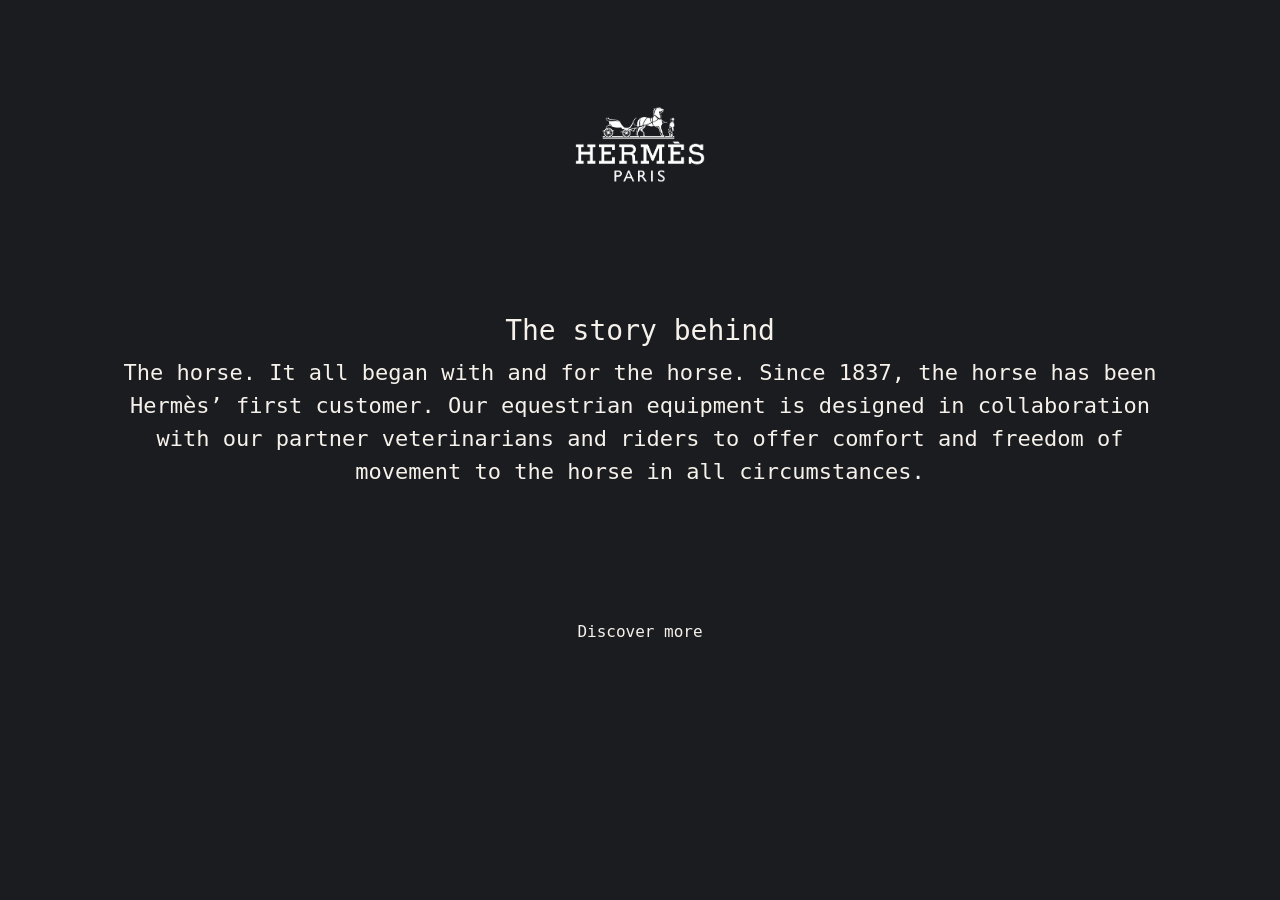
<file: index.html>
<!DOCTYPE html>
<html lang="en">
<head>
    <meta charset="UTF-8">
    <meta http-equiv="X-UA-Compatible" content="IE=edge">
    <meta name="viewport" content="width=device-width, initial-scale=1.0">
    <title>Hermes landing</title>
    <link href="https://cdn.jsdelivr.net/npm/bootstrap@5.0.0-beta2/dist/css/bootstrap.min.css" rel="stylesheet" integrity="sha384-BmbxuPwQa2lc/FVzBcNJ7UAyJxM6wuqIj61tLrc4wSX0szH/Ev+nYRRuWlolflfl" crossorigin="anonymous">
    <script src="https://cdn.jsdelivr.net/npm/bootstrap@5.0.0-beta2/dist/js/bootstrap.bundle.min.js" integrity="sha384-b5kHyXgcpbZJO/tY9Ul7kGkf1S0CWuKcCD38l8YkeH8z8QjE0GmW1gYU5S9FOnJ0" crossorigin="anonymous"></script>
    <link rel="preconnect" href="https://fonts.googleapis.com">
    <link rel="preconnect" href="https://fonts.gstatic.com" crossorigin>
    <link href="https://fonts.googleapis.com/css2?family=Cairo:wght@200;400;600&family=Nanum+Pen+Script&family=Rock+Salt&display=swap" rel="stylesheet">
    <link rel="stylesheet" href="style.css">
</head>
<body>
    <img src="src/img/logo.png" alt="hermes-logo" class="logo" />
    <div class="brand-info">
        <h2 class="story-behind">The story behind</h2>
        <p class="story-text">The horse. It all began with and for the horse. Since 1837, the horse has been Hermès’ first customer. Our equestrian equipment is designed in collaboration with our partner veterinarians and riders to offer comfort and freedom of movement to the horse in all circumstances.</p>
    </div>
    <button type="button" class="btn btn-outline-* position-absolute bottom-25 start-50 translate-middle-x"><a href="homepage.html" class="discover-more">Discover more</a></button>
</body>
</html>
</file>
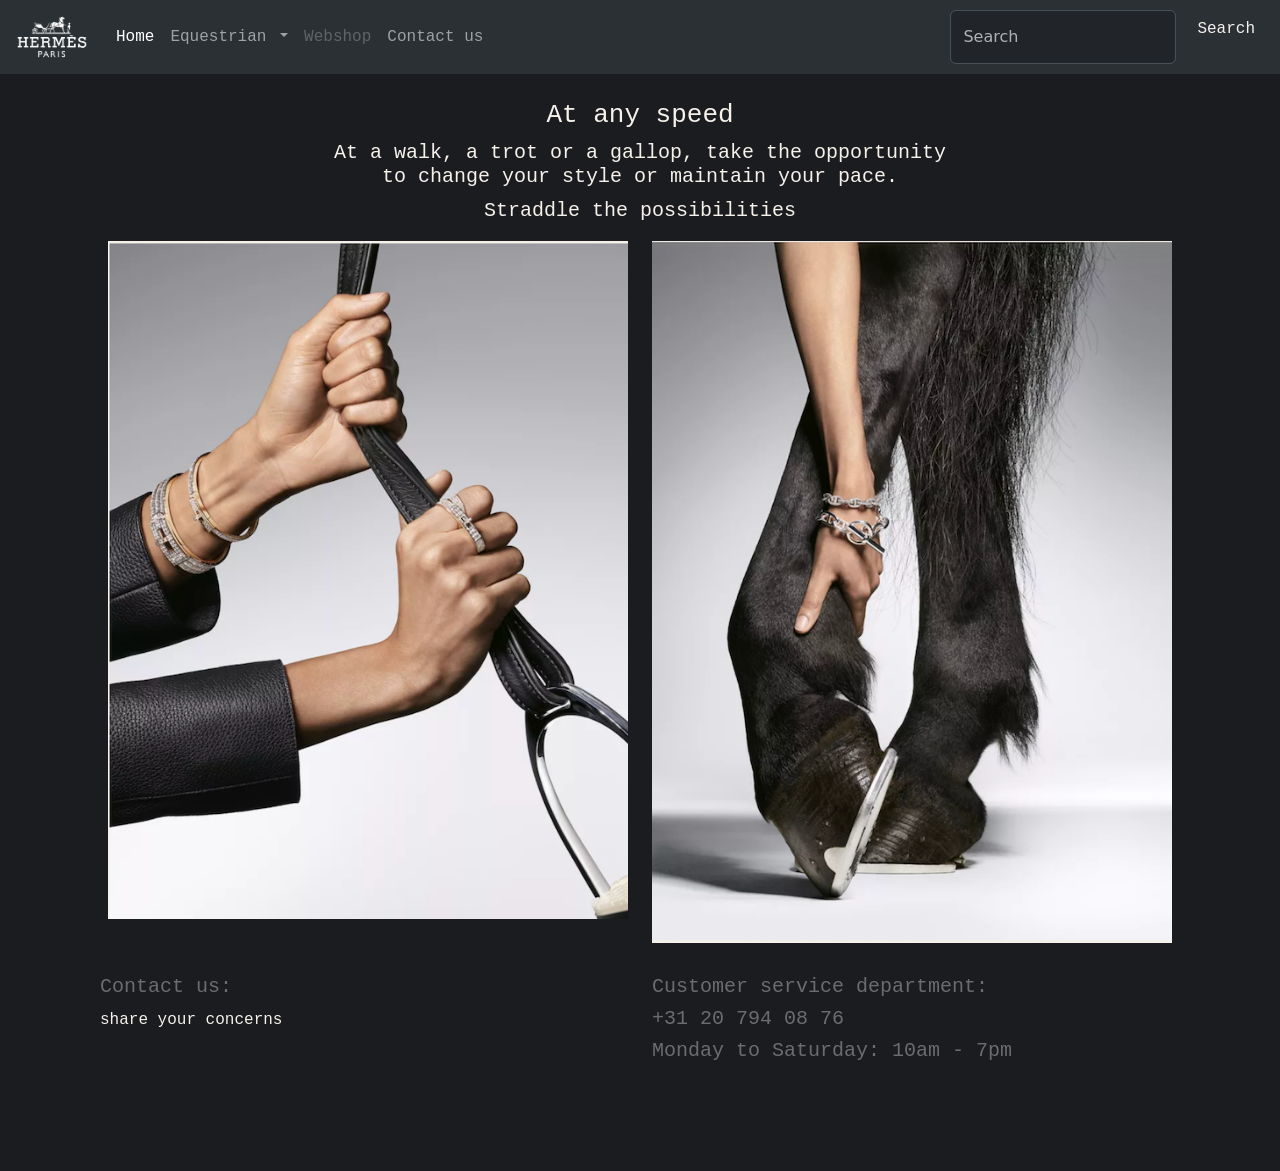
<file: homepage.html>
<!DOCTYPE html>
<html lang="en">
<head>
    <meta charset="UTF-8">
    <meta http-equiv="X-UA-Compatible" content="IE=edge">
    <meta name="viewport" content="width=device-width, initial-scale=1.0">
    <title>Hermes homepage</title>
    <link href="https://cdn.jsdelivr.net/npm/bootstrap@5.0.0-beta2/dist/css/bootstrap.min.css" rel="stylesheet" integrity="sha384-BmbxuPwQa2lc/FVzBcNJ7UAyJxM6wuqIj61tLrc4wSX0szH/Ev+nYRRuWlolflfl" crossorigin="anonymous">
    <script src="https://cdn.jsdelivr.net/npm/bootstrap@5.0.0-beta2/dist/js/bootstrap.bundle.min.js" integrity="sha384-b5kHyXgcpbZJO/tY9Ul7kGkf1S0CWuKcCD38l8YkeH8z8QjE0GmW1gYU5S9FOnJ0" crossorigin="anonymous"></script>
    <link href="https://fonts.googleapis.com/css2?family=Cairo:wght@200;400;600&family=Nanum+Pen+Script&family=Rock+Salt&display=swap" rel="stylesheet">
    <link rel="stylesheet" href="style.css">
</head>
<body>
    <nav class="navbar navbar-expand-lg bg-body-tertiary fixed-top bg-dark" data-bs-theme="dark">
        <div class="container-fluid">
          <a class="navbar-brand" href="homepage.html"><img src="src/img/logo.png" alt="hermes-logo" class="navbar-logo" /></a>
          <button class="navbar-toggler" type="button" data-bs-toggle="collapse" data-bs-target="#navbarSupportedContent" aria-controls="navbarSupportedContent" aria-expanded="false" aria-label="Toggle navigation">
            <span class="navbar-toggler-icon"></span>
          </button>
          <div class="collapse navbar-collapse" id="navbarSupportedContent">
            <ul class="navbar-nav me-auto mb-2 mb-lg-0">
              <li class="nav-item">
                <a class="nav-link active" aria-current="page" href="homepage.html">Home</a>
              </li>
              <li class="nav-item dropdown">
                <a class="nav-link dropdown-toggle" href="#" role="button" data-bs-toggle="dropdown" aria-expanded="false">
                  Equestrian
                </a>
                <ul class="dropdown-menu">
                  <li><a class="dropdown-item" href="saddle.html">Saddles</a></li>
                  <li><a class="dropdown-item" href="horse.html">Horse</a></li>
                  <li><hr class="dropdown-divider"></li>
                  <li><a class="dropdown-item" href="rider.html">Rider</a></li>
                </ul>
              </li>
              <li class="nav-item">
                <a class="nav-link disabled">Webshop</a>
              </li>
              <li class="nav-item">
                <a class="nav-link" href="#">Contact us</a>
              </li>
            </ul>
            <form class="d-flex" role="search">
              <input class="form-control me-2" type="search" placeholder="Search" aria-label="Search">
              <button class="btn btn-outline-*" type="submit"><p>Search</p></button>
            </form>
          </div>
        </div>
      </nav>
        <h3>At any speed</h3>
        <h4>At a walk, a trot or a gallop, take the opportunity to change your style or maintain your pace.</h4>
        <h4><a href="webshop.html" class="straddle">Straddle the possibilities</a></h4>
      <div class="container p-2">
          <div class="row">
            <div class="col-md-6">
              <img src="src/img/Screenshot 2023-03-15 at 10.49.35.png" class="img-fluid" alt="..."/>            
            </div>
            <div class="col-md-6">
              <img src="src/img/Screenshot 2023-03-15 at 10.52.38.png" class="img-fluid" alt="..."/>            
            </div>
          </div>
      </div>
      <div id ="contact" class="row mt-4">
        <div class="col-md-6">
          <h5>Contact us:</h5>
          <a href="mailto:customer@hermes.com">share your concerns</a>
        </div>
        <div class="col-md-6">
          <h5>Customer service department:</h5>
          <h5>+31 20 794 08 76</h5>
          <h5>Monday to Saturday: 10am - 7pm</h5>
        </div>
      </div>
</body>
</html>
</file>
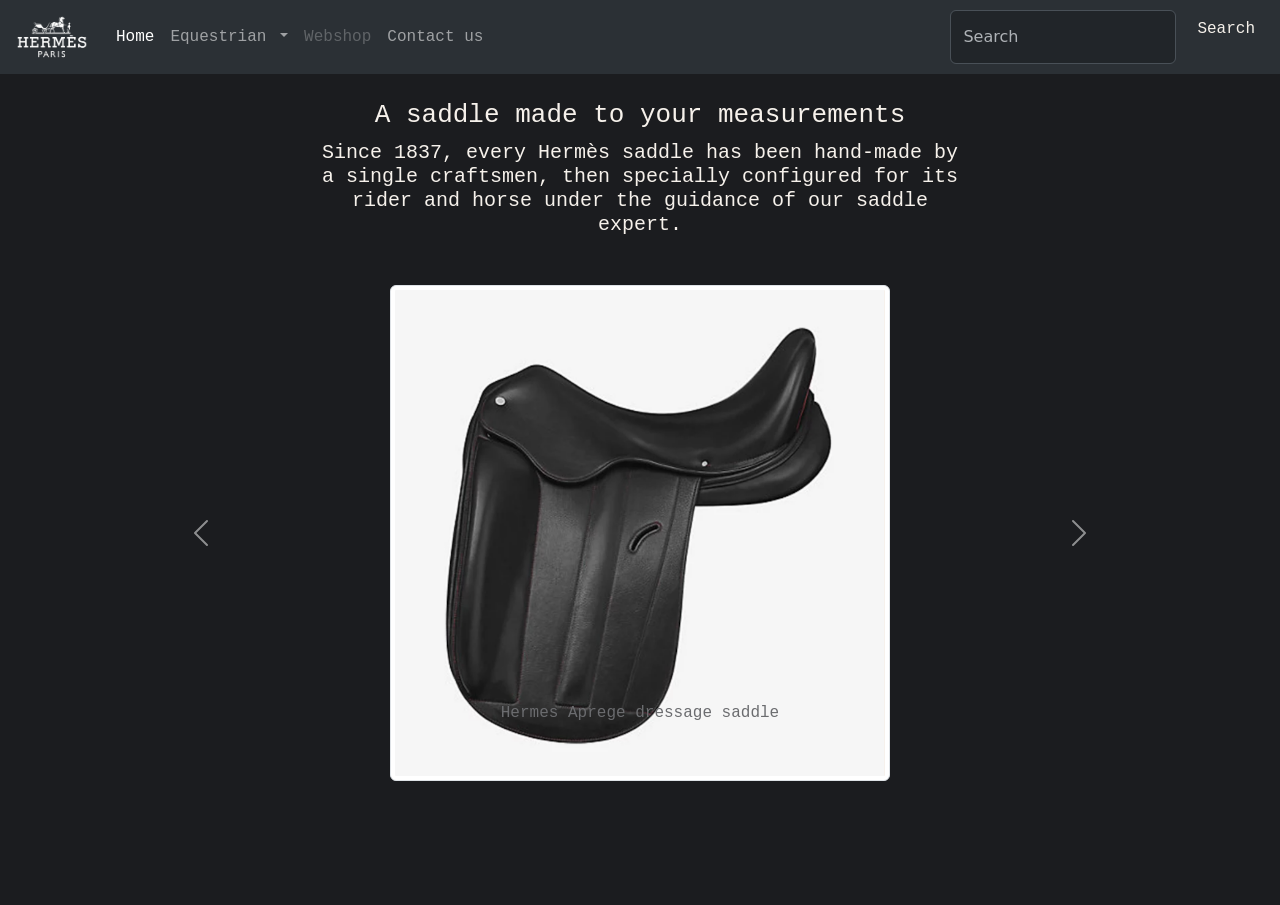
<file: saddle.html>
<!DOCTYPE html>
<html lang="en">
<head>
    <meta charset="UTF-8">
    <meta http-equiv="X-UA-Compatible" content="IE=edge">
    <meta name="viewport" content="width=device-width, initial-scale=1.0">
    <title>Hermes Saddles</title>
    <link href="https://cdn.jsdelivr.net/npm/bootstrap@5.0.0-beta2/dist/css/bootstrap.min.css" rel="stylesheet" integrity="sha384-BmbxuPwQa2lc/FVzBcNJ7UAyJxM6wuqIj61tLrc4wSX0szH/Ev+nYRRuWlolflfl" crossorigin="anonymous">
    <script src="https://cdn.jsdelivr.net/npm/bootstrap@5.0.0-beta2/dist/js/bootstrap.bundle.min.js" integrity="sha384-b5kHyXgcpbZJO/tY9Ul7kGkf1S0CWuKcCD38l8YkeH8z8QjE0GmW1gYU5S9FOnJ0" crossorigin="anonymous"></script>
    <link href="https://fonts.googleapis.com/css2?family=Cairo:wght@200;400;600&family=Nanum+Pen+Script&family=Rock+Salt&display=swap" rel="stylesheet">
    <link rel="stylesheet" href="style.css">
</head>
<body>
    <nav class="navbar navbar-expand-lg bg-body-tertiary fixed-top bg-dark" data-bs-theme="dark">
        <div class="container-fluid">
          <a class="navbar-brand" href="homepage.html"><img src="src/img/logo.png" alt="hermes-logo" class="navbar-logo" /></a>
          <button class="navbar-toggler" type="button" data-bs-toggle="collapse" data-bs-target="#navbarSupportedContent" aria-controls="navbarSupportedContent" aria-expanded="false" aria-label="Toggle navigation">
            <span class="navbar-toggler-icon"></span>
          </button>
          <div class="collapse navbar-collapse" id="navbarSupportedContent">
            <ul class="navbar-nav me-auto mb-2 mb-lg-0">
              <li class="nav-item">
                <a class="nav-link active" aria-current="page" href="homepage.html">Home</a>
              </li>
              <li class="nav-item dropdown">
                <a class="nav-link dropdown-toggle" href="#" role="button" data-bs-toggle="dropdown" aria-expanded="false">
                  Equestrian
                </a>
                <ul class="dropdown-menu">
                  <li><a class="dropdown-item" href="saddle.html">Saddles</a></li>
                  <li><a class="dropdown-item" href="#">Horse</a></li>
                  <li><hr class="dropdown-divider"></li>
                  <li><a class="dropdown-item" href="#">Rider</a></li>
                </ul>
              </li>
              <li class="nav-item">
                <a class="nav-link disabled">Webshop</a>
              </li>
              <li class="nav-item">
                <a class="nav-link" href="#">Contact us</a>
              </li>
            </ul>
            <form class="d-flex" role="search">
              <input class="form-control me-2" type="search" placeholder="Search" aria-label="Search">
              <button class="btn btn-outline-*" type="submit"><p>Search</p></button>
            </form>
          </div>
        </div>
      </nav>
      <h3>A saddle made to your measurements</h3>
        <h4>Since 1837, every Hermès saddle has been hand-made by a single craftsmen, then specially configured for its rider and horse under the guidance of our saddle expert.</h4>
      <div id="carouselExampleCaptions" class="carousel slide p-4 m-4">
        <div class="carousel-indicators">
          <button type="button" data-bs-target="#carouselExampleCaptions" data-bs-slide-to="0" class="active" aria-current="true" aria-label="Slide 1"></button>
          <button type="button" data-bs-target="#carouselExampleCaptions" data-bs-slide-to="1" aria-label="Slide 2"></button>
          <button type="button" data-bs-target="#carouselExampleCaptions" data-bs-slide-to="2" aria-label="Slide 3"></button>
        </div>
        <div class="carousel-inner">
          <div class="carousel-item active text-center">
            <img src="src/img/Screenshot 2023-03-15 at 20.27.15.png" class="img-fluid img-thumbnail" alt="..." width="500" 
            height="500">
            <div class="carousel-caption d-none d-md-block">
              <p class="saddle-description">Hermes Aprege dressage saddle</p>
            </div>
          </div>
          <div class="carousel-item text-center">
            <img src="src/img/Screenshot 2023-03-15 at 20.27.21.png" class="img-fluid img-thumbnail" alt="..." width="500" 
            height="500">
            <div class="carousel-caption d-none d-md-block">
              <p class="saddle-description">Hermes Vivace jumping saddle</p>
            </div>
          </div>
          <div class="carousel-item text-center">
            <img src="src/img/Screenshot 2023-03-15 at 20.27.25.png" class="img-fluid img-thumbnail" alt="..." width="500" 
            height="500">
            <div class="carousel-caption d-none d-md-block">
              <p class="saddle-description">Hermes Cavale II jumping saddle</p>
            </div>
          </div>
        </div>
        <button class="carousel-control-prev" type="button" data-bs-target="#carouselExampleCaptions" data-bs-slide="prev">
          <span class="carousel-control-prev-icon" aria-hidden="true"></span>
          <span class="visually-hidden">Previous</span>
        </button>
        <button class="carousel-control-next" type="button" data-bs-target="#carouselExampleCaptions" data-bs-slide="next">
          <span class="carousel-control-next-icon" aria-hidden="true"></span>
          <span class="visually-hidden">Next</span>
        </button>
      </div>
</body>
</html>
</file>
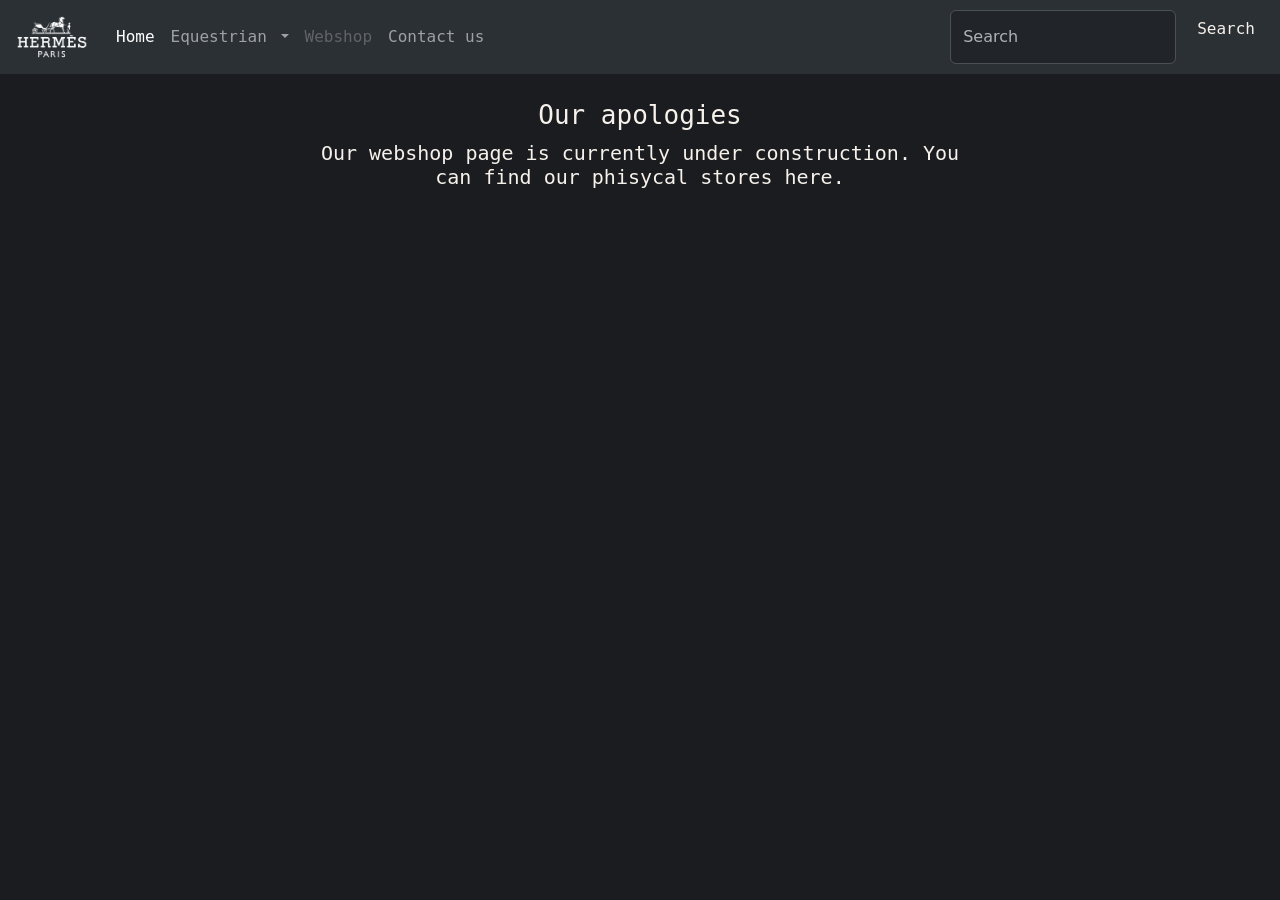
<file: webshop.html>
<!DOCTYPE html>
<html lang="en">
<head>
    <meta charset="UTF-8">
    <meta http-equiv="X-UA-Compatible" content="IE=edge">
    <meta name="viewport" content="width=device-width, initial-scale=1.0">
    <title>Hermes homepage</title>
    <link href="https://cdn.jsdelivr.net/npm/bootstrap@5.0.0-beta2/dist/css/bootstrap.min.css" rel="stylesheet" integrity="sha384-BmbxuPwQa2lc/FVzBcNJ7UAyJxM6wuqIj61tLrc4wSX0szH/Ev+nYRRuWlolflfl" crossorigin="anonymous">
    <script src="https://cdn.jsdelivr.net/npm/bootstrap@5.0.0-beta2/dist/js/bootstrap.bundle.min.js" integrity="sha384-b5kHyXgcpbZJO/tY9Ul7kGkf1S0CWuKcCD38l8YkeH8z8QjE0GmW1gYU5S9FOnJ0" crossorigin="anonymous"></script>
    <link href="https://fonts.googleapis.com/css2?family=Cairo:wght@200;400;600&family=Nanum+Pen+Script&family=Rock+Salt&display=swap" rel="stylesheet">
    <link rel="stylesheet" href="style.css">
</head>
<body>
    <nav class="navbar navbar-expand-lg bg-body-tertiary fixed-top bg-dark" data-bs-theme="dark">
        <div class="container-fluid">
          <a class="navbar-brand" href="homepage.html"><img src="src/img/logo.png" alt="hermes-logo" class="navbar-logo" /></a>
          <button class="navbar-toggler" type="button" data-bs-toggle="collapse" data-bs-target="#navbarSupportedContent" aria-controls="navbarSupportedContent" aria-expanded="false" aria-label="Toggle navigation">
            <span class="navbar-toggler-icon"></span>
          </button>
          <div class="collapse navbar-collapse" id="navbarSupportedContent">
            <ul class="navbar-nav me-auto mb-2 mb-lg-0">
              <li class="nav-item">
                <a class="nav-link active" aria-current="page" href="#">Home</a>
              </li>
              <li class="nav-item dropdown">
                <a class="nav-link dropdown-toggle" href="#" role="button" data-bs-toggle="dropdown" aria-expanded="false">
                  Equestrian
                </a>
                <ul class="dropdown-menu">
                  <li><a class="dropdown-item" href="saddle.html">Saddles</a></li>
                  <li><a class="dropdown-item" href="horse.html">Horse</a></li>
                  <li><hr class="dropdown-divider"></li>
                  <li><a class="dropdown-item" href="rider.html">Rider</a></li>
                </ul>
              </li>
              <li class="nav-item">
                <a class="nav-link disabled">Webshop</a>
              </li>
              <li class="nav-item">
                <a class="nav-link" href="#">Contact us</a>
              </li>
            </ul>
            <form class="d-flex" role="search">
              <input class="form-control me-2" type="search" placeholder="Search" aria-label="Search">
              <button class="btn btn-outline-*" type="submit"><p>Search</p></button>
            </form>
          </div>
        </div>
      </nav>
        <h3>Our apologies</h3>
        <h4>Our webshop page is currently under construction. You can find our phisycal stores <a href="#">here</a>.</h4>
</file>
<file: style.css>
:root {
    --background-color: rgba(27, 28, 31, 1);
    --primary-color: rgb(246,241,235);
    --secondary-color: rgb(107, 108, 111);
}

body {
    margin: 100px;
    background: var(--background-color);
}

h3 {
    margin-top: 90px;
    text-align: center;
    font-family: 'Courier Prime', monospace;
    font-size: 26px;
    color: var(--primary-color);
}

h4 {
    margin: 10px auto;
    text-align: center;
    color: var(--primary-color);
    font-size: 20px;
    font-family: 'Courier Prime', monospace;
    max-width: 60%;
}

h5 {
    font-family: 'Courier Prime', monospace;
    color:var(--secondary-color);
}

.logo {
    display: block;
    margin: 30px auto;
    width: 150px;
}


.navbar-logo{
    width: 80px;
}

.brand-info{
    display: block;
    text-align: center;
    margin: 125px 20px;
}

.story-behind {
    font-size: 28px;
    font-family: 'Courier Prime', monospace;
    color: var(--primary-color);
}

.story-text {
    font-size: 22px;
    font-family: 'Courier Prime', monospace;
    color: var(--primary-color);
}


button {
    display: block;
}

a:hover {
    color: rgb(68,68,68);
    text-decoration: underline;
}

a {
    color: var(--primary-color);
    text-decoration: none;
    font-family: 'Courier Prime', monospace;
}

p {
    color: var(--primary-color);
    text-decoration: none;
    font-family: 'Courier Prime', monospace;
}

.straddle a {
    color: var(--primary-color);
    text-decoration: none;
    font-family: 'Courier Prime', monospace;
    display: block;
}


.saddle-description {
    color: var(--secondary-color);
}

.navbar-toggler {
    color: var(--secondary-color);
}

@media (max-width: 576px) {

    body {
        margin: 30px;
    }

    h4 {
      font-size: 14px;
      line-height: 1.5;
    }
  
    h3 {
      font-size: 18px;
      text-align: center;
    }
  
    p {
      text-align: center;
      font-size: 14px;
    }
  
   
  }
</file>
